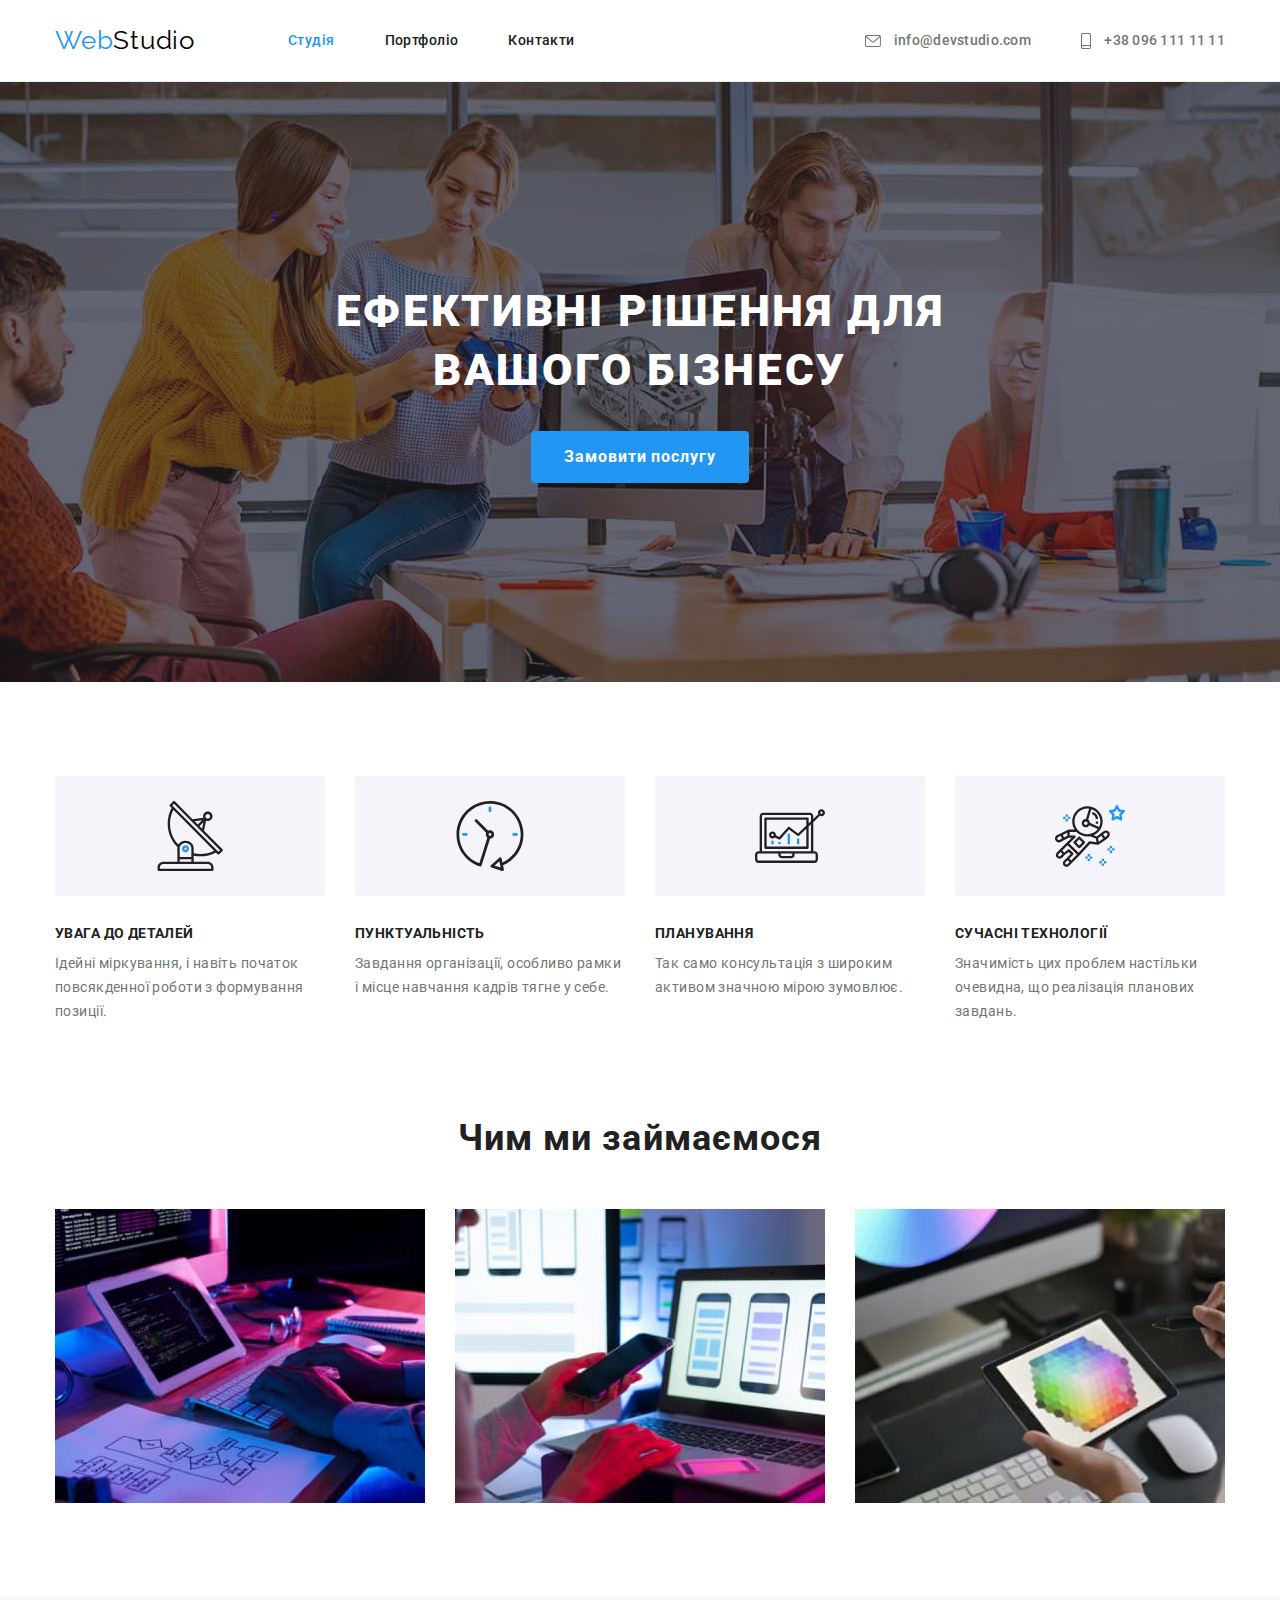
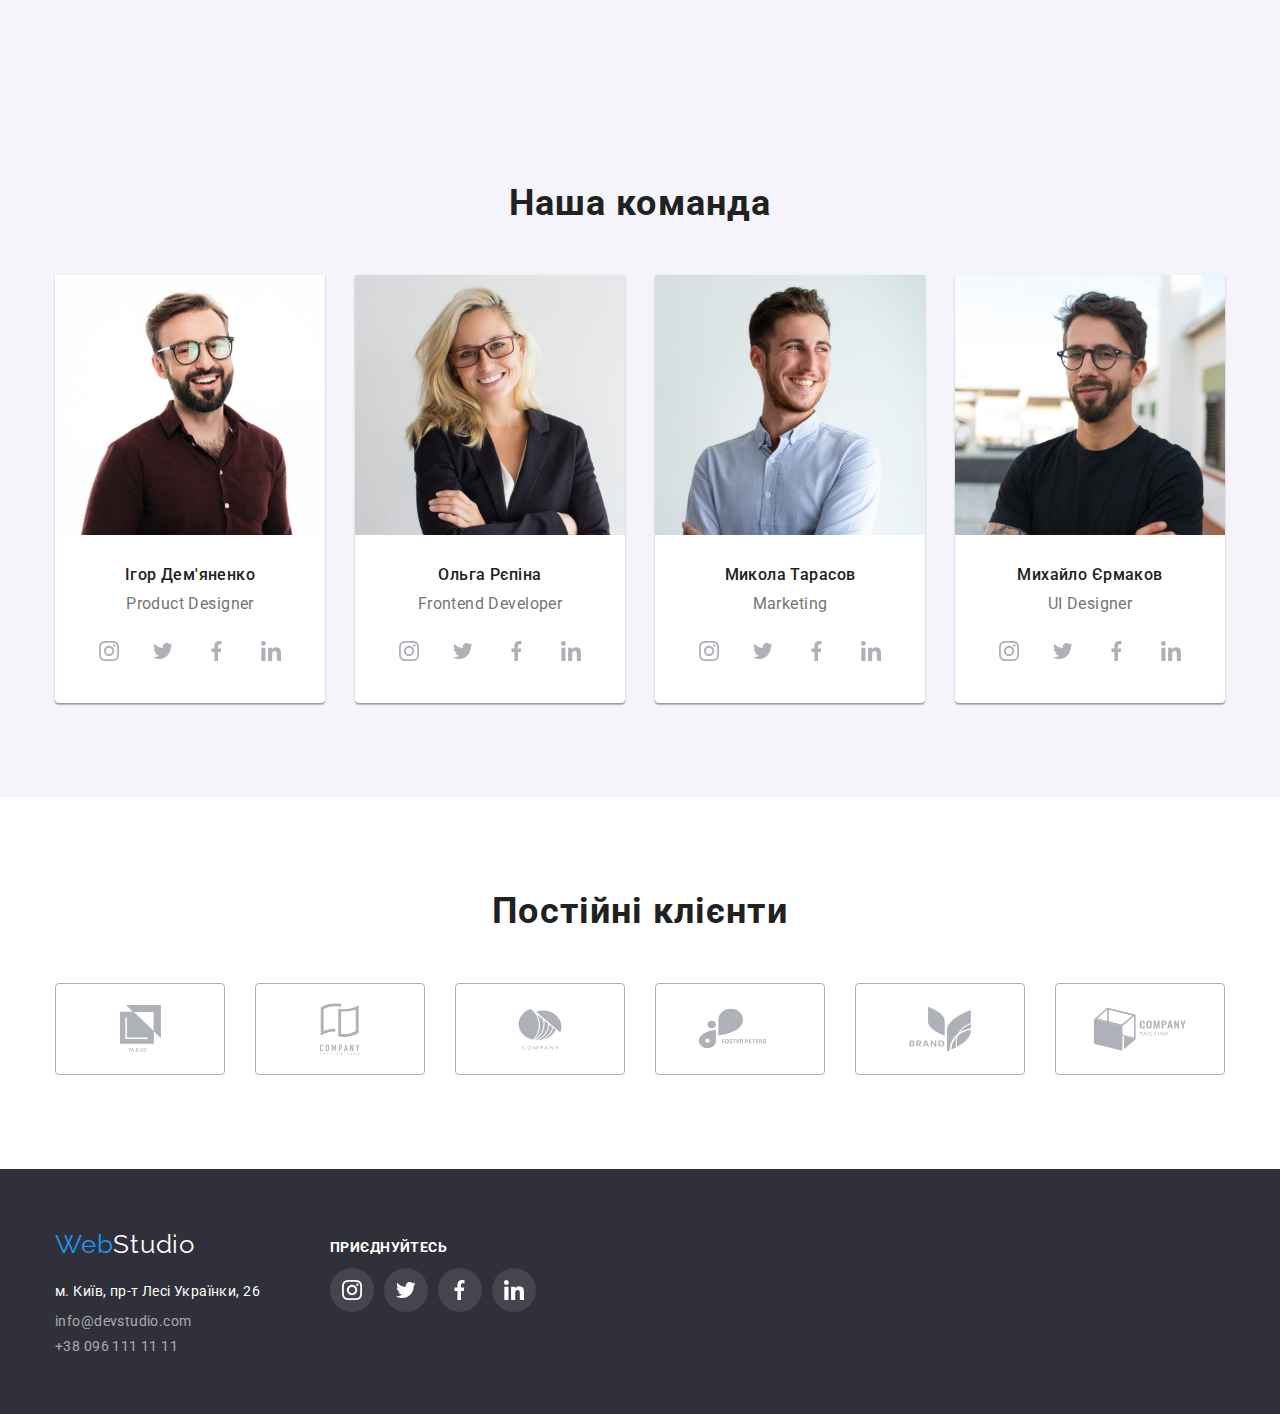
<file: index.html>
<!DOCTYPE html>
<html lang="uk">
  <head>
    <meta charset="UTF-8" />
    <meta http-equiv="X-UA-Compatible" content="IE=edge" />
    <meta name="viewport" content="width=device-width, initial-scale=1.0" />
    <title>HomeWork</title>
    <link
      href="https://fonts.googleapis.com/css2?family=Raleway:wght@700&family=Roboto:wght@400;500;700;900&display=swap"
      rel="stylesheet"
    />
    <link
      rel="stylesheet"
      href="https://cdnjs.cloudflare.com/ajax/libs/modern-normalize/1.1.0/modern-normalize.min.css
    "
    />
    <link rel="stylesheet" href="./css/style.css" />
  </head>
  <body>
    <header class="page-header">
      <div class="container main-nav">
        <nav class="main-nav">
          <a href="./index.html" class="logo"
            >Web<span class="studio">Studio</span></a
          >
          <ul class="site-nav list">
            <li class="item">
              <a href="./index.html" class="link current">Студія</a>
            </li>
            <li class="item">
              <a href="./portfolio.html" class="link">Портфоліо</a>
            </li>
            <li class="item"><a href="" class="link">Контакти</a></li>
          </ul>
        </nav>
        <ul class="auth-nav list">
          <li class="item">
            <a href="mailto:info@devstudio.com" class="contact-link">
              <svg class="link-icon-mail" width="16" height="12">
                <use href="./images/icons.svg#convert"></use>
              </svg>
              info@devstudio.com</a
            >
          </li>
          <li class="item">
            <a href="tel:+380961111111" class="contact-link">
              <svg class="link-icon-tel" width="10" height="16">
                <use href="./images/icons.svg#telefone"></use>
              </svg>

              +38 096 111 11 11</a
            >
          </li>
        </ul>
      </div>
    </header>
    <main>
      <!-- секция герой -->
      <section class="hero">
        <div class="container">
          <h1 class="hero-title">Ефективні рішення для вашого бізнесу</h1>
          <button type="button" class="button">Замовити послугу</button>
        </div>
      </section>
      <!-- секция достоинства -->
      <section class="advantges section">
        <div class="container">
          <h2 class="visually-hidden">Наші переваги</h2>
          <ul class="advantges-item list">
            <li>
              <div class="advantges-icon">
                <svg class="icon-advantges">
                  <use href="./images/icons.svg#antena1"></use>
                </svg>
              </div>
              <h3 class="project-section">УВАГА ДО ДЕТАЛЕЙ</h3>
              <p class="feature-title">
                Ідейні міркування, і навіть початок повсякденної роботи з
                формування позиції.
              </p>
            </li>
            <li>
              <div class="advantges-icon">
                <svg class="icon-advantges">
                  <use href="./images/icons.svg#clock2"></use>
                </svg>
              </div>
              <h3 class="project-section">ПУНКТУАЛЬНІСТЬ</h3>
              <p class="feature-title">
                Завдання організації, особливо рамки і місце навчання кадрів
                тягне у себе.
              </p>
            </li>
            <li>
              <div class="advantges-icon">
                <svg class="icon-advantges">
                  <use href="./images/icons.svg#computer3"></use>
                </svg>
              </div>
              <h3 class="project-section">ПЛАНУВАННЯ</h3>
              <p class="feature-title">
                Так само консультація з широким активом значною мірою зумовлює.
              </p>
            </li>
            <li>
              <div class="advantges-icon">
                <svg class="icon-advantges">
                  <use href="./images/icons.svg#astronaut4"></use>
                </svg>
              </div>
              <h3 class="project-section">СУЧАСНІ ТЕХНОЛОГІЇ</h3>
              <p class="feature-title">
                Значимість цих проблем настільки очевидна, що реалізація
                планових завдань.
              </p>
            </li>
          </ul>
        </div>
      </section>
      <!-- секция работы -->
      <section class="work-title section">
        <div class="container">
          <h2 class="section-work-title">Чим ми займаємося</h2>
          <ul class="work-title-list">
            <li class="list">
              <img src="./images/img1.jpg" alt="робота з пк" width="370" />
            </li>
            <li class="list">
              <img
                src="./images/img2.jpg"
                alt="робота з телефоном"
                width="370"
              />
            </li>
            <li class="list">
              <img
                src="./images/img3.jpg"
                alt="робота з планшетом"
                width="370"
              />
            </li>
          </ul>
        </div>
      </section>
      <!-- секция персонал -->
      <section class="team section">
        <div class="container">
          <h2 class="section-team-title">Наша команда</h2>
          <ul class="section-team list">
            <li class="team-position">
              <img src="./images/img4.jpg" alt="працівник1" width="270" />
              <div class="team-thumb">
                <h3 class="team-title">Ігор Дем'яненко</h3>
                <p lang="en" class="team-discription">Product Designer</p>
                <ul class="socials list">
                  <li class="socials-item">
                    <a
                      class="socials-link link"
                      href="https://instagram.com"
                      target="_blank"
                      rel="noopener noreferrer"
                      aria-label="інстаграм"
                    >
                      <svg class="socials-icon" width="20" height="20">
                        <use href="./images/icons.svg#instagram1"></use>
                      </svg>
                    </a>
                  </li>
                  <li class="socials-item">
                    <a
                      class="socials-link link"
                      href="https://twitter.com"
                      target="_blank"
                      rel="noopener noreferrer"
                      aria-label="твіттер"
                    >
                      <svg class="socials-icon" width="20" height="20">
                        <use href="./images/icons.svg#bird2"></use>
                      </svg>
                    </a>
                  </li>
                  <li class="socials-item">
                    <a
                      class="socials-link link"
                      href="https://facebook.com"
                      target="_blank"
                      rel="noopener noreferrer"
                      aria-label="фейсбук"
                    >
                      <svg class="socials-icon" width="20" height="20">
                        <use href="./images/icons.svg#facebook3"></use>
                      </svg>
                    </a>
                  </li>
                  <li class="socials-item">
                    <a
                      class="socials-link link"
                      href="https://linkedin.com"
                      target="_blank"
                      rel="noopener noreferrer"
                      aria-label="лінкедін"
                    >
                      <svg class="socials-icon" width="20" height="20">
                        <use href="./images/icons.svg#in4"></use>
                      </svg>
                    </a>
                  </li>
                </ul>
              </div>
            </li>
            <li class="team-position">
              <img src="./images/img5.jpg" alt="працівник2" width="270" />
              <div class="team-thumb">
                <h3 class="team-title">Ольга Рєпіна</h3>
                <p lang="en" class="team-discription">Frontend Developer</p>
                <ul class="socials list">
                  <li class="socials-item">
                    <a
                      class="socials-link link"
                      href="https://instagram.com"
                      target="_blank"
                      rel="noopener noreferrer"
                      aria-label="інстаграм"
                    >
                      <svg class="socials-icon" width="20" height="20">
                        <use href="./images/icons.svg#instagram1"></use>
                      </svg>
                    </a>
                  </li>
                  <li class="socials-item">
                    <a
                      class="socials-link link"
                      href="https://twitter.com"
                      target="_blank"
                      rel="noopener noreferrer"
                      aria-label="твіттер"
                    >
                      <svg class="socials-icon" width="20" height="20">
                        <use href="./images/icons.svg#bird2"></use>
                      </svg>
                    </a>
                  </li>
                  <li class="socials-item">
                    <a
                      class="socials-link link"
                      href="https://facebook.com"
                      target="_blank"
                      rel="noopener noreferrer"
                      aria-label="фейсбук"
                    >
                      <svg class="socials-icon" width="20" height="20">
                        <use href="./images/icons.svg#facebook3"></use>
                      </svg>
                    </a>
                  </li>
                  <li class="socials-item">
                    <a
                      class="socials-link link"
                      href="https://linkedin.com"
                      target="_blank"
                      rel="noopener noreferrer"
                      aria-label="лінкедін"
                    >
                      <svg class="socials-icon" width="20" height="20">
                        <use href="./images/icons.svg#in4"></use>
                      </svg>
                    </a>
                  </li>
                </ul>
              </div>
            </li>
            <li class="team-position">
              <img src="./images/img6.jpg" alt="працівник3" width="270" />
              <div class="team-thumb">
                <h3 class="team-title">Микола Тарасов</h3>
                <p lang="en" class="team-discription">Marketing</p>
                <ul class="socials list">
                  <li class="socials-item">
                    <a
                      class="socials-link link"
                      href="https://instagram.com"
                      target="_blank"
                      rel="noopener noreferrer"
                      aria-label="інстаграм"
                    >
                      <svg class="socials-icon" width="20" height="20">
                        <use href="./images/icons.svg#instagram1"></use>
                      </svg>
                    </a>
                  </li>
                  <li class="socials-item">
                    <a
                      class="socials-link link"
                      href="https://twitter.com"
                      target="_blank"
                      rel="noopener noreferrer"
                      aria-label="твіттер"
                    >
                      <svg class="socials-icon" width="20" height="20">
                        <use href="./images/icons.svg#bird2"></use>
                      </svg>
                    </a>
                  </li>
                  <li class="socials-item">
                    <a
                      class="socials-link link"
                      href="https://facebook.com"
                      target="_blank"
                      rel="noopener noreferrer"
                      aria-label="фейсбук"
                    >
                      <svg class="socials-icon" width="20" height="20">
                        <use href="./images/icons.svg#facebook3"></use>
                      </svg>
                    </a>
                  </li>
                  <li class="socials-item">
                    <a
                      class="socials-link link"
                      href="https://linkedin.com"
                      target="_blank"
                      rel="noopener noreferrer"
                      aria-label="лінкедін"
                    >
                      <svg class="socials-icon" width="20" height="20">
                        <use href="./images/icons.svg#in4"></use>
                      </svg>
                    </a>
                  </li>
                </ul>
              </div>
            </li>
            <li class="team-position">
              <img src="./images/img7.jpg" alt="працівник4" width="270" />
              <div class="team-thumb">
                <h3 class="team-title">Михайло Єрмаков</h3>
                <p lang="en" class="team-discription">UI Designer</p>
                <ul class="socials list">
                  <li class="socials-item">
                    <a
                      class="socials-link link"
                      href="https://instagram.com"
                      target="_blank"
                      rel="noopener noreferrer"
                      aria-label="інстаграм"
                    >
                      <svg class="socials-icon" width="20" height="20">
                        <use href="./images/icons.svg#instagram1"></use>
                      </svg>
                    </a>
                  </li>
                  <li class="socials-item">
                    <a
                      class="socials-link link"
                      href="https://twitter.com"
                      target="_blank"
                      rel="noopener noreferrer"
                      aria-label="твіттер"
                    >
                      <svg class="socials-icon" width="20" height="20">
                        <use href="./images/icons.svg#bird2"></use>
                      </svg>
                    </a>
                  </li>
                  <li class="socials-item">
                    <a
                      class="socials-link link"
                      href="https://facebook.com"
                      target="_blank"
                      rel="noopener noreferrer"
                      aria-label="фейсбук"
                    >
                      <svg class="socials-icon" width="20" height="20">
                        <use href="./images/icons.svg#facebook3"></use>
                      </svg>
                    </a>
                  </li>
                  <li class="socials-item">
                    <a
                      class="socials-link link"
                      href="https://linkedin.com"
                      target="_blank"
                      rel="noopener noreferrer"
                      aria-label="лінкедін"
                    >
                      <svg class="socials-icon" width="20" height="20">
                        <use href="./images/icons.svg#in4"></use>
                      </svg>
                    </a>
                  </li>
                </ul>
              </div>
            </li>
          </ul>
        </div>
      </section>
      <!-- секция компании -->
      <section class="section">
        <div class="container">
          <h2 class="company-title">Постійні клієнти</h2>
          <ul class="companies list">
            <li class="companies-item">
              <a
                class="companies-link link"
                href="#"
                target="_blank"
                rel="noopener noreferrer"
                aria-label="йа та ко"
              >
                <svg class="companies-icon" width="41" height="47">
                  <use href="./images/icons.svg#company12"></use>
                </svg>
              </a>
            </li>
            <li class="companies-item">
              <a
                class="companies-link link"
                href="#"
                target="_blank"
                rel="noopener noreferrer"
                aria-label="таг лфйн хіар"
              >
                <svg class="companies-icon" width="40" height="52">
                  <use href="./images/icons.svg#company2"></use>
                </svg>
              </a>
            </li>
            <li class="companies-item">
              <a
                class="companies-link link"
                href="#"
                target="_blank"
                rel="noopener noreferrer"
                aria-label="компанія"
              >
                <svg class="companies-icon" width="44" height="42">
                  <use href="./images/icons.svg#company3"></use>
                </svg>
              </a>
            </li>
            <li class="companies-item">
              <a
                class="companies-link link"
                href="#"
                target="_blank"
                rel="noopener noreferrer"
                aria-label="фостер петерс"
              >
                <svg class="companies-icon" width="85" height="41">
                  <use href="./images/icons.svg#company4"></use>
                </svg>
              </a>
            </li>
            <li class="companies-item">
              <a
                class="companies-link link"
                href="#"
                target="_blank"
                rel="noopener noreferrer"
                aria-label="бренд"
              >
                <svg class="companies-icon" width="63" height="46">
                  <use href="./images/icons.svg#company5"></use>
                </svg>
              </a>
            </li>
            <li class="companies-item">
              <a
                class="companies-link link"
                href="#"
                target="_blank"
                rel="noopener noreferrer"
                aria-label="таг лайн"
              >
                <svg class="companies-icon" width="94" height="44">
                  <use href="./images/icons.svg#company6"></use>
                </svg>
              </a>
            </li>
          </ul>
        </div>
      </section>
    </main>
    <!-- секция футер -->
    <footer class="footer">
      <div class="container-footer container">
        <div class="addres-wrapper">
          <a href="./index.html" class="logo"
            >Web<span class="studiowhite">Studio</span></a
          >
          <address class="roof-addres link">
            <a href="" class="address">м. Київ, пр-т Лесі Українки, 26</a>
          </address>
          <ul class="list">
            <li class="contact-list">
              <a href="mailto:info@devstudio.com" class="contacts"
                >info@devstudio.com</a
              >
            </li>
            <li class="contact-list">
              <a href="tel:+380961111111" class="contacts">+38 096 111 11 11</a>
            </li>
          </ul>
        </div>
        <div class="social">
          <h2 class="item-footer">приєднуйтесь</h2>
          <ul class="socials-footer list">
            <li class="socials-footer-item">
              <a
                class="socials-footer-link link"
                href="https://instagram.com"
                target="_blank"
                rel="noopener noreferrer"
                aria-label="інстаграм"
              >
                <svg class="socials-footer-icon" width="20" height="20">
                  <use href="./images/icons.svg#instagramfooter1"></use>
                </svg>
              </a>
            </li>
            <li class="socials-footer-item">
              <a
                class="socials-footer-link link"
                href="https://twitter.com"
                target="_blank"
                rel="noopener noreferrer"
                aria-label="твітер"
              >
                <svg class="socials-footer-icon" width="20" height="20">
                  <use href="./images/icons.svg#birdfooter2"></use>
                </svg>
              </a>
            </li>
            <li class="socials-footer-item">
              <a
                class="socials-footer-link link"
                href="https://facebook.com"
                target="_blank"
                rel="noopener noreferrer"
                aria-label="фейсбук"
              >
                <svg class="socials-footer-icon" width="20" height="20">
                  <use href="./images/icons.svg#facefooter3"></use>
                </svg>
              </a>
            </li>
            <li class="socials-footer-item">
              <a
                class="socials-footer-link link"
                href="https://linkedin.com"
                target="_blank"
                rel="noopener noreferrer"
                aria-label="лінкендін"
              >
                <svg class="socials-footer-icon" width="20" height="20">
                  <use href="./images/icons.svg#infooter4"></use>
                </svg>
              </a>
            </li>
          </ul>
        </div>
      </div>
    </footer>
  </body>
</html>
</file>
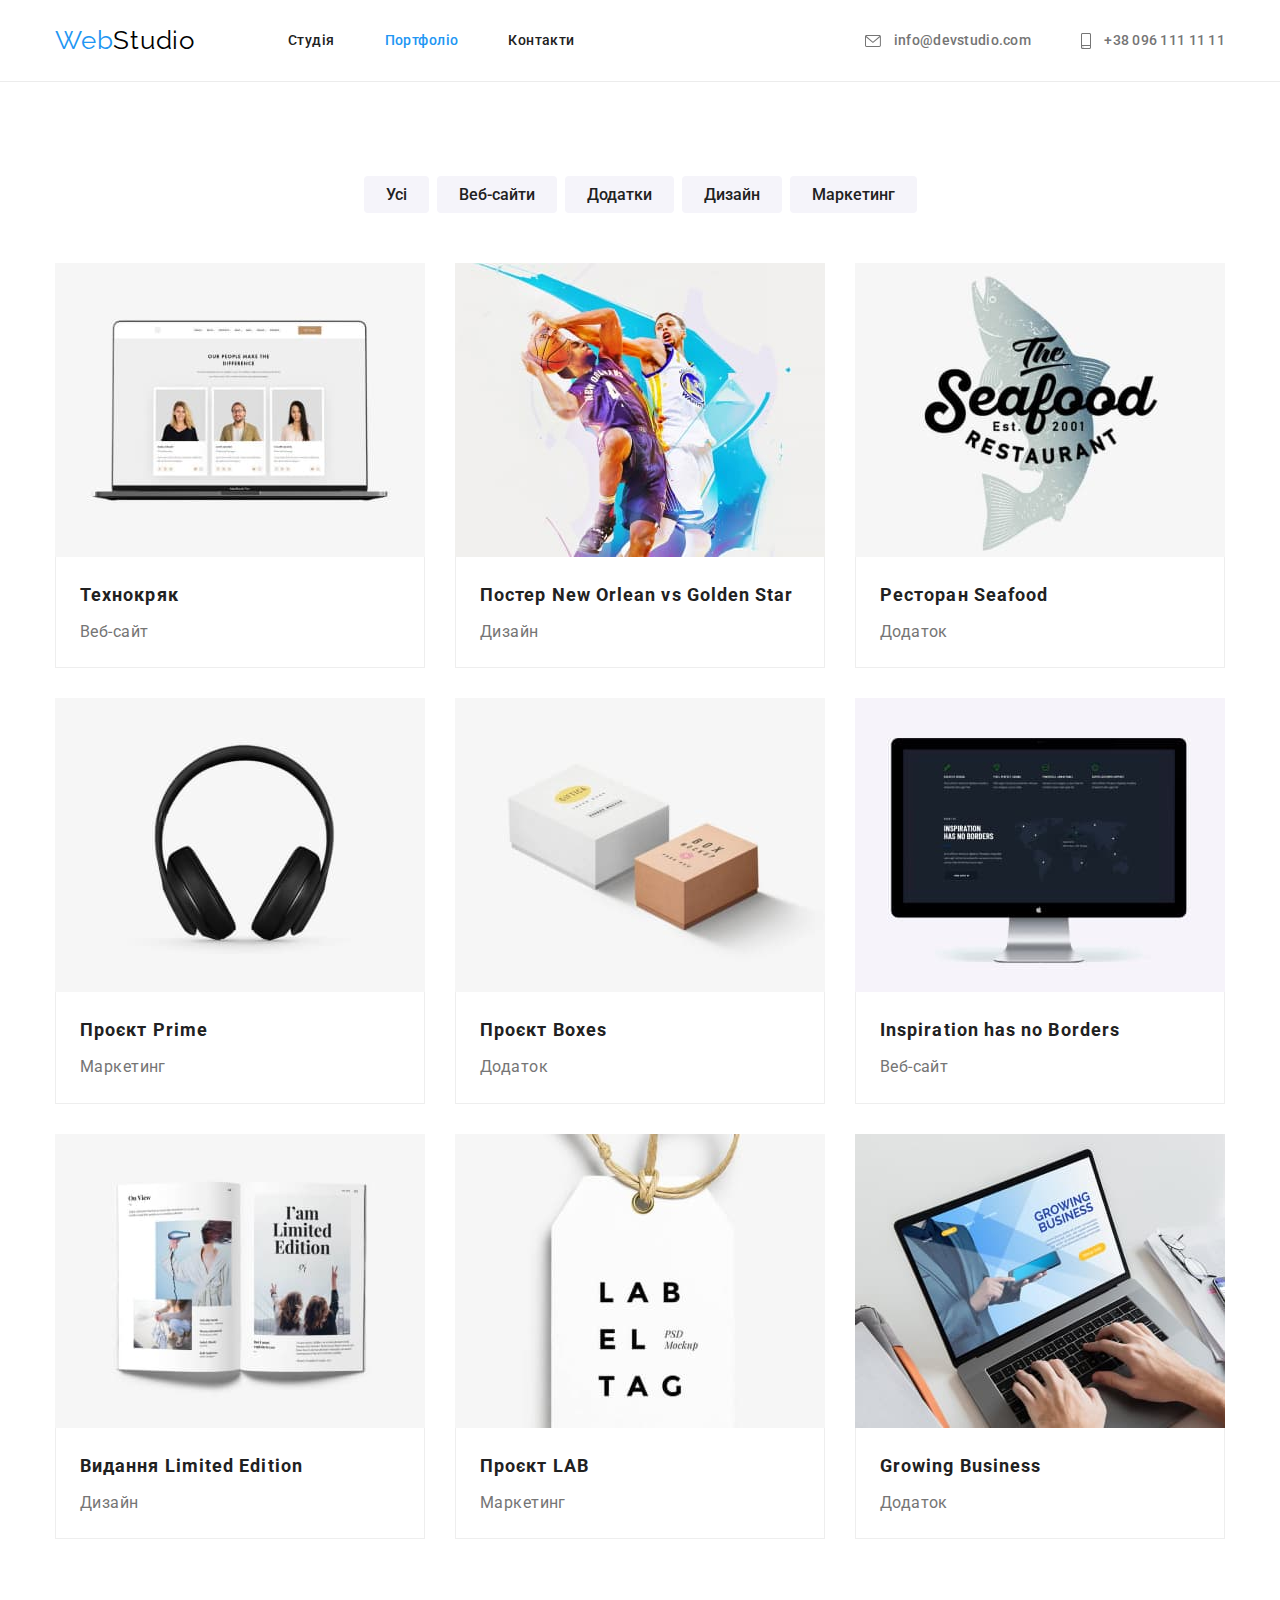
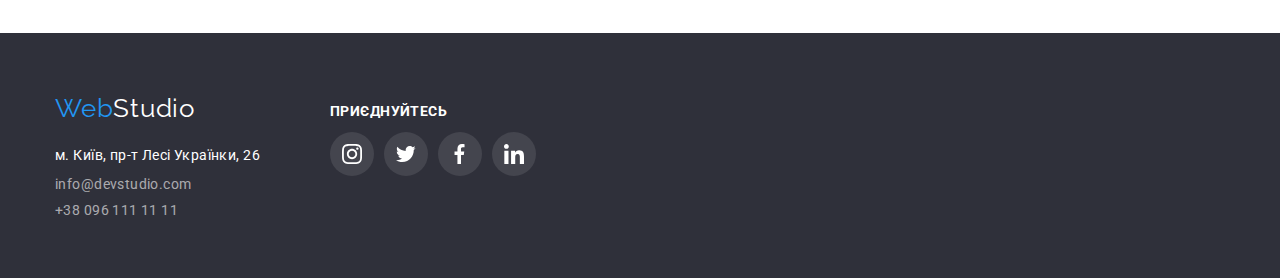
<file: portfolio.html>
<!DOCTYPE html>
<html lang="uk">
  <head>
    <meta charset="UTF-8" />
    <meta http-equiv="X-UA-Compatible" content="IE=edge" />
    <meta name="viewport" content="width=device-width, initial-scale=1.0" />
    <title>HomeWork</title>
    <link
      href="https://fonts.googleapis.com/css2?family=Raleway:wght@700&family=Roboto:wght@400;500;700;900&display=swap"
      rel="stylesheet"
    />
    <link
      rel="stylesheet"
      href="https://cdnjs.cloudflare.com/ajax/libs/modern-normalize/1.1.0/modern-normalize.min.css
    "
    />
    <link rel="stylesheet" href="./css/style.css" />
  </head>
  <body>
    <header class="page-header">
      <div class="container main-nav">
        <nav class="main-nav">
          <a href="./index.html" class="logo"
            >Web<span class="studio">Studio</span></a
          >
          <ul class="site-nav list">
            <li class="item">
              <a href="./index.html" class="link">Студія</a>
            </li>
            <li class="item">
              <a href="./portfolio.html" class="link current">Портфоліо</a>
            </li>
            <li class="item"><a href="" class="link">Контакти</a></li>
          </ul>
        </nav>
        <ul class="auth-nav list">
          <li class="item">
            <a href="mailto:info@devstudio.com" class="contact-link">
              <svg class="link-icon-mail" width="16" height="12">
                <use href="./images/icons.svg#convert"></use>
              </svg>
              info@devstudio.com</a
            >
          </li>
          <li class="item">
            <a href="tel:+380961111111" class="contact-link">
              <svg class="link-icon-tel" width="10" height="16">
                <use href="./images/icons.svg#telefone"></use>
              </svg>

              +38 096 111 11 11</a
            >
          </li>
        </ul>
      </div>
    </header>
    <main>
      <!-- проекти -->
      <section class="section">
        <div class="container">
          <h1 class="visually-hidden">Усі проекти</h1>
          <ul class="batton-projects list">
            <li>
              <button type="button" class="button-secondary all">Усі</button>
            </li>
            <li>
              <button type="button" class="button-secondary web">
                Веб-сайти
              </button>
            </li>
            <li>
              <button type="button" class="button-secondary add">
                Додатки
              </button>
            </li>
            <li>
              <button type="button" class="button-secondary design">
                Дизайн
              </button>
            </li>
            <li>
              <button type="button" class="button-secondary marketing">
                Маркетинг
              </button>
            </li>
          </ul>
          <!-- cards -->
          <ul class="card-set list">
            <li class="items">
              <a class="cards-link link" href="#">
                <div class="card-images">
                  <img src="./images/imgtk.jpg" alt="Технокряк" width="370" />
                  <p class="text-card">
                    Ресурс пропонує комплексні пропозиції з різним рівнем
                    функціоналу та сервісів. Все це дозволить відвідувачу
                    отримати вичерпні відомості про компанію чи приватну особу.
                  </p>
                </div>
                <div class="card-thumb">
                  <h2 class="project-image">Технокряк</h2>
                  <p class="project-text">Веб-сайт</p>
                </div>
              </a>
            </li>
            <li class="items">
              <a class="cards-link link" href="#">
                <img src="./images/imgposter.jpg" alt="Баскетбол" width="370" />
                <div class="card-thumb">
                  <h2 class="project-image">
                    Постер New Orlean vs Golden Star
                  </h2>
                  <p class="project-text">Дизайн</p>
                </div>
              </a>
            </li>
            <li class="items">
              <a class="cards-link link" href="#">
                <img src="./images/imgrestort.jpg" alt="Ресторан" width="370" />
                <div class="card-thumb">
                  <h2 class="project-image">Ресторан Seafood</h2>
                  <p class="project-text">Додаток</p>
                </div>
              </a>
            </li>
            <li class="items">
              <a class="cards-link link" href="#">
                <img src="./images/imgprime.jpg" alt="Навушники" width="370" />
                <div class="card-thumb">
                  <h2 class="project-image">Проєкт Prime</h2>
                  <p class="project-text">Маркетинг</p>
                </div>
              </a>
            </li>
            <li class="items">
              <a class="cards-link link" href="#">
                <img src="./images/imgbox.jpg" alt="Коробки" width="370" />
                <div class="card-thumb">
                  <h2 class="project-image">Проєкт Boxes</h2>
                  <p class="project-text">Додаток</p>
                </div>
              </a>
            </li>
            <li class="items">
              <a class="cards-link link" href="#">
                <img src="./images/imginsp.jpg" alt="Монітор" width="370" />
                <div class="card-thumb">
                  <h2 class="project-image">Inspiration has no Borders</h2>
                  <p class="project-text">Веб-сайт</p>
                </div>
              </a>
            </li>
            <li class="items">
              <a class="cards-link link" href="#">
                <img src="./images/imglimit.jpg" alt="Книга" width="370" />
                <div class="card-thumb">
                  <h2 class="project-image">Видання Limited Edition</h2>
                  <p class="project-text">Дизайн</p>
                </div>
              </a>
            </li>
            <li class="items">
              <a class="cards-link link" href="#">
                <img src="./images/imglab.jpg" alt="Табличка" width="370" />
                <div class="card-thumb">
                  <h2 class="project-image">Проєкт LAB</h2>
                  <p class="project-text">Маркетинг</p>
                </div>
              </a>
            </li>
            <li class="items">
              <a class="cards-link link" href="#">
                <img src="./images/imgbusines.jpg" alt="Ноутбук" width="370" />
                <div class="card-thumb">
                  <h2 class="project-image">Growing Business</h2>
                  <p class="project-text">Додаток</p>
                </div>
              </a>
            </li>
          </ul>
        </div>
      </section>
    </main>
    <!-- секция футер -->
    <footer class="footer">
      <div class="container-footer container">
        <div class="addres-wrapper">
          <a href="./index.html" class="logo"
            >Web<span class="studiowhite">Studio</span></a
          >
          <address class="roof-addres link">
            <a href="" class="address">м. Київ, пр-т Лесі Українки, 26</a>
          </address>
          <ul class="list">
            <li class="contact-list">
              <a href="mailto:info@devstudio.com" class="contacts"
                >info@devstudio.com</a
              >
            </li>
            <li class="contact-list">
              <a href="tel:+380961111111" class="contacts">+38 096 111 11 11</a>
            </li>
          </ul>
        </div>
        <div class="social">
          <h2 class="item-footer">приєднуйтесь</h2>
          <ul class="socials-footer list">
            <li class="socials-footer-item">
              <a
                class="socials-footer-link link"
                href="https://instagram.com"
                target="_blank"
                rel="noopener noreferrer"
                aria-label="інстаграм"
              >
                <svg class="socials-footer-icon" width="20" height="20">
                  <use href="./images/icons.svg#instagramfooter1"></use>
                </svg>
              </a>
            </li>
            <li class="socials-footer-item">
              <a
                class="socials-footer-link link"
                href="https://twitter.com"
                target="_blank"
                rel="noopener noreferrer"
                aria-label="твітер"
              >
                <svg class="socials-footer-icon" width="20" height="20">
                  <use href="./images/icons.svg#birdfooter2"></use>
                </svg>
              </a>
            </li>
            <li class="socials-footer-item">
              <a
                class="socials-footer-link link"
                href="https://facebook.com"
                target="_blank"
                rel="noopener noreferrer"
                aria-label="фейсбук"
              >
                <svg class="socials-footer-icon" width="20" height="20">
                  <use href="./images/icons.svg#facefooter3"></use>
                </svg>
              </a>
            </li>
            <li class="socials-footer-item">
              <a
                class="socials-footer-link link"
                href="https://linkedin.com"
                target="_blank"
                rel="noopener noreferrer"
                aria-label="лінкендін"
              >
                <svg class="socials-footer-icon" width="20" height="20">
                  <use href="./images/icons.svg#infooter4"></use>
                </svg>
              </a>
            </li>
          </ul>
        </div>
      </div>
    </footer>
  </body>
</html>
</file>
<file: css/style.css>
:root {
  --primary-text-color: #757575;
  --second-text-color: #212121;
  --title-text-color: #2196f3;
  --white-color: #ffffff;
  --studio-color: #000000;
  --background-color-hero-roof: #2f303a;
  --background-color-team: #f5f4fa;
  --mail-tel-color: rgba(117, 117, 117, 1);
  --list-color: rgba(255, 255, 255, 0.6);
  --backgroun-color-button: #f5f4fa;
  --line-color-header: rgba(236, 236, 236, 1);
  --border-color-portfolio: #eeeeee;
  --shadov-color-team: 0px 1px 3px rgba(0, 0, 0, 0.12),
    0px 1px 1px rgba(0, 0, 0, 0.14), 0px 2px 1px rgba(0, 0, 0, 0.2);
  --set-line-px: 30px;
  --gradient-hero: rgba(47, 48, 58, 0.4);
  --background-hero: rgba(196, 196, 196, 1);
  --background-color-advetges: rgba(245, 244, 250, 1);
  --social-color: rgba(175, 177, 184, 1);
  --background-social-footer: rgba(255, 255, 255, 0.1);
  --color-transition: 250ms cubic-bezier(0.4, 0, 0.2, 1);
}

/* utilite */

.list {
  list-style: none;
  padding: 0;
  margin: 0;
}

.link {
  text-decoration: none;
}

.visually-hidden {
  position: absolute;
  white-space: nowrap;
  width: 1px;
  height: 1px;
  overflow: hidden;
  border: 0;
  padding: 0;
  clip: rect(0 0 0 0);
  clip-path: inset(50%);
  margin: -1px;
}

img {
  display: block;
  max-width: 100%;
  height: auto;
}

body {
  background-color: var(--white-color);
  color: var(--primary-text-color);
  font-family: Roboto, sans-serif;
  letter-spacing: 0.03em;
  font-size: 14px;
}

/* buttons */

.button {
  font-family: roboto;
  font-weight: 700;
  letter-spacing: 0.06em;
  font-size: 16px;
  line-height: 1.88;
  display: inline-block;
  background-color: var(--title-text-color);
  cursor: pointer;
  border-radius: 4px;
  min-width: 216px;
  padding: 10px 32px;
  border: 1px solid transparent;
  color: var(--white-color);
}

.button-secondary {
  display: inline-block;
  font-family: inherit;
  font-weight: 500;
  font-size: 16px;
  line-height: 1.6;
  color: var(--second-text-color);
  cursor: pointer;
  border: 0;
  border-radius: 4px;
  background: var(--backgroun-color-button);
  padding: 6px 22px;
  box-shadow: transparent;
}

.button-secondary:hover,
.button-secondary:focus {
  background-color: var(--title-text-color);
  color: var(--white-color);
  box-shadow: var(--shadov-color-team);
}

.page-header {
  border-bottom: 1px solid var(--line-color-header);
}

.container {
  margin-left: auto;
  margin-right: auto;
  width: 1200px;
  padding-left: 15px;
  padding-right: 15px;
}

.container-hero {
  width: 1600px;
  height: 600px;
  margin-left: auto;
  margin-right: auto;
}

.section {
  padding-top: 94px;
  padding-bottom: 94px;
}

.logo {
  color: var(--title-text-color);
  font-family: Raleway, sans-serif;
  font-size: 26px;
  line-height: 1.19;
  letter-spacing: 0.03em;
  text-decoration: none;
}

.studio {
  color: var(--studio-color);
}

.studiowhite {
  color: var(--white-color);
}

/* main-nav */

.main-nav {
  display: flex;
  align-items: center;
}

/* nav */

.site-nav {
  display: flex;
  margin-left: 93px;
}

.site-nav .item:not(:last-child) {
  margin-right: 50px;
}

.site-nav .link {
  display: block;
  padding-top: 32px;
  padding-bottom: 32px;
  color: var(--second-text-color);
  font-weight: 500;
  line-height: 1.2;
  text-decoration: none;
}

.link-icon-mail {
  margin-right: 10px;
  fill: currentColor;
  vertical-align: middle;
}

.link-icon-tel {
  margin-right: 10px;
  fill: currentColor;
  vertical-align: middle;
}

.site-nav :hover,
.site-nav :focus {
  color: var(--title-text-color);
}

.contact-link:hover,
.contact-link:focus {
  color: var(--title-text-color);
}
.contact-link {
  line-height: 1.14;
  letter-spacing: 0.02em;
  color: var(--mail-tel-cololr);
  text-decoration: none;
  font-weight: 500;
  vertical-align: middle;
}

.site-nav .link.current {
  color: var(--title-text-color);
}

/* auth-nav */

.auth-nav {
  display: flex;
  margin-left: auto;
  margin-top: auto;
  margin-bottom: auto;
  align-items: center;
}

.auth-nav .item + .item {
  margin-left: 50px;
}

/* Hero */

.hero {
  display: block;
  margin-left: auto;
  margin-right: auto;
  max-width: 1600px;
  height: 600px;
  text-align: center;
  background: var(--background-hero);
  background-image: linear-gradient(var(--gradient-hero), var(--gradient-hero)),
    url(../images/imgbackgroundhero.jpg);
  padding: 200px 0;
  background-size: cover;
  background-repeat: no-repeat;
  background-position: center;
}

.hero-title {
  font-weight: 900;
  font-size: 44px;
  line-height: 1.35;
  color: var(--white-color);
  letter-spacing: 0.06em;
  text-transform: uppercase;
  width: 696px;
  margin: 0 auto 30px;
}

/* advantges */

.project-section {
  font-size: 14px;
  line-height: 1.14;
  letter-spacing: 0.03em;
  text-transform: uppercase;
  color: var(--second-text-color);
  margin-bottom: 10px;
  margin-top: 0;
}

.feature-title {
  line-height: 1.71;
  color: var(--primary-text-color);
  margin-top: 0;
  margin-bottom: 0;
  width: 270px;
}

.advantges-item {
  display: flex;
  gap: 30px;
  flex-basis: calc((100% - 90px) / 4);
}

.advantges {
  padding-bottom: 0;
}

.advantges-icon {
  display: flex;
  margin-bottom: 30px;
  justify-content: center;
  background-color: var(--background-color-advetges);
  border-radius: 4px;
  height: 120px;
  align-items: center;
}

.icon-advantges {
  width: 70px;
  height: 70px;
}

/* work */

.section-work-title {
  font-size: 36px;
  line-height: 1.16;
  text-align: center;
  letter-spacing: 0.03em;
  color: var(--second-text-color);
  margin-top: 0px;
  margin-bottom: 50px;
}

.work-title-list {
  display: flex;
  gap: 30px;
  flex-basis: calc((100%-60) / 3);
  padding-left: 0;
  margin-top: 0;
  margin-bottom: 0;
}

/* personals */

.section-team-title {
  font-size: 36px;
  line-height: 1.16;
  text-align: center;
  letter-spacing: 0.03em;
  color: var(--second-text-color);
  margin-top: 0;
  margin-bottom: 50px;
}

.team {
  color: var(--second-text-color);
  font-size: 36px;
  line-height: 1.17;
  background-color: var(--background-color-team);
  padding-top: 186px;
}

.team-thumb {
  padding-top: 30px;
  padding-bottom: 30px;
}

.team-title {
  font-weight: 500;
  font-size: 16px;
  line-height: 1.19;
  text-align: center;
  color: var(--second-text-color);
  margin-bottom: 0;
  margin-top: 0;
  margin-bottom: 10px;
}

.team-discription {
  font-size: 16px;
  line-height: 1.19;
  text-align: center;
  color: var(--primary-text-color);
  margin-bottom: 16px;
  margin-top: 0;
}

.team-position {
  background-color: var(--white-color);
  border-radius: 0px 0px 4px 4px;
  box-shadow: var(--shadov-color-team);
}

.contact-list {
  color: var(--title-text-color);
}

.section-team {
  display: flex;
  gap: 30px;
  flex-basis: calc((100% - 90px) / 4);
}

/* social */

.socials {
  display: flex;
  justify-content: center;
  align-items: center;
  gap: 10px;
}

.socials-link {
  display: flex;
  justify-content: center;
  align-items: center;
  width: 44px;
  height: 44px;
  border-radius: 50%;
  background-color: var(--white-color);
  transition: background-color var(--color-transition);
}

.socials-icon {
  fill: var(--social-color);
  transition: fill var(--color-transition);
}
.socials-link:hover,
.socials-link:focus,
.socials-link:hover .socials-icon,
.socials-link:focus .socials-icon {
  background-color: var(--title-text-color);
  fill: var(--white-color);
}

/* company */

.company-title {
  font-size: 36px;
  line-height: 1.16;
  text-align: center;
  letter-spacing: 0.03em;
  color: var(--second-text-color);
  margin-top: 0;
  margin-bottom: 50px;
}

.companies {
  display: flex;
  justify-content: center;
  align-items: center;
  gap: 30px;
}

.companies-link {
  display: flex;
  justify-content: center;
  align-items: center;
  width: 170px;
  height: 92px;
  border-radius: 4px;
  border: 1px solid;
  border-color: var(--social-color);
}

.companies-icon {
  fill: var(--social-color);
}
.companies-link:hover .companies-icon,
.companies-link:focus .companies-icon {
  fill: var(--title-text-color);
}

.companies-link:hover {
  border-color: var(--title-text-color);
}

/* footer */
.container-footer {
  display: flex;
}

.social {
  margin-left: 70px;
}

.footer {
  background-color: var(--background-color-hero-roof);
  padding: 60px 0;
}

.roof-addres {
  margin-top: 20px;
  margin-bottom: 9px;
}

.address {
  font-style: normal;
  line-height: 1.71;
  color: var(--white-color);
  text-decoration: none;
}

.contacts {
  color: var(--list-color);
  text-decoration: none;
}
.contact-list .contacts:hover,
.contact-list .contacts:focus {
  color: var(--title-text-color);
}

.contact-list {
  margin-top: 9px;
}

.item-footer {
  display: flex;
  font-size: 14px;
  line-height: 1.14;
  letter-spacing: 0.03em;
  text-transform: uppercase;
  color: var(--white-color);
}

.social-footer {
  display: flex;
  gap: 10px;
  flex-basis: calc((100% - 30px) / 4);
}

.company-title {
  font-size: 36px;
  line-height: 1.16;
  text-align: center;
  letter-spacing: 0.03em;
  color: var(--second-text-color);
  margin-top: 0;
  margin-bottom: 50px;
}

.socials-footer {
  display: flex;
  justify-content: center;
  align-items: center;
  gap: 10px;
}

.socials-footer-link {
  display: flex;
  justify-content: center;
  align-items: center;
  width: 44px;
  height: 44px;
  border-radius: 50%;
  background-color: var(--background-social-footer);
}

.socials-footer-icon {
  fill: var(--white-color);
}
.socials-footer-link:hover,
.socials-footer-link:focus,
.socials-footer-link:hover .socials-footer-icon,
.socials-footer-link:focus .socials-footer-icon {
  background-color: var(--title-text-color);
  fill: var(--white-color);
}

/* portfolio */

.project-image {
  font-size: 18px;
  line-height: 2;
  letter-spacing: 0.06em;
  color: var(--second-text-color);
  margin-bottom: 4px;
  margin-top: 0;
}

.project-text {
  font-size: 16px;
  line-height: 1.88;
  color: var(--primary-text-color);
  margin-bottom: 0;
  margin-top: 0;
}

.batton-projects {
  display: flex;
  justify-content: center;
  gap: 8px;
  flex-basis: calc((100%-32px) / 5);
  margin-bottom: 50px;
}

.cards-link {
  box-shadow: transparent;
}

.cards-link {
  display: block;
}

.cards-link:focus,
.cards-link:hover {
  box-shadow: var(--shadov-color-team);
  opacity: 1;
}

.card-images {
  position: relative;
  display: flex;
  align-items: center;
  justify-content: center;
}

.card-images::before {
  display: block;
  position: absolute;
  content: "";
  width: 100%;
  height: 100%;
  background-color: rgba(33, 150, 243, 0.9);
  opacity: 0;
}

.text-card {
  display: block;
  position: absolute;
  padding: 63px 24px;
  margin: 0;

  font-size: 18px;
  line-height: 1.56;

  color: var(--white-color);
  opacity: 0;
}
.cards-link:hover .card-images::before,
.cards-link:hover .text-card {
  opacity: 1;
}

.cards-link:focus .card-images::before,
.cards-link:focus .text-card {
  opacity: 1;
}

/* card */

.card-set {
  padding: 0;
  margin: 0;
  display: flex;
  flex-wrap: wrap;
  margin-top: calc(-1 * var(--set-line-px));
  margin-left: calc(-1 * var(--set-line-px));
}

.card-set > .items {
  flex-basis: calc(100% / 3 - var(--set-line-px));
  margin-left: var(--set-line-px);
  margin-top: var(--set-line-px);
}

.card-thumb {
  border: 1px solid var(--border-color-portfolio);
  border-top: none;
  padding: 20px 24px;
}
</file>
